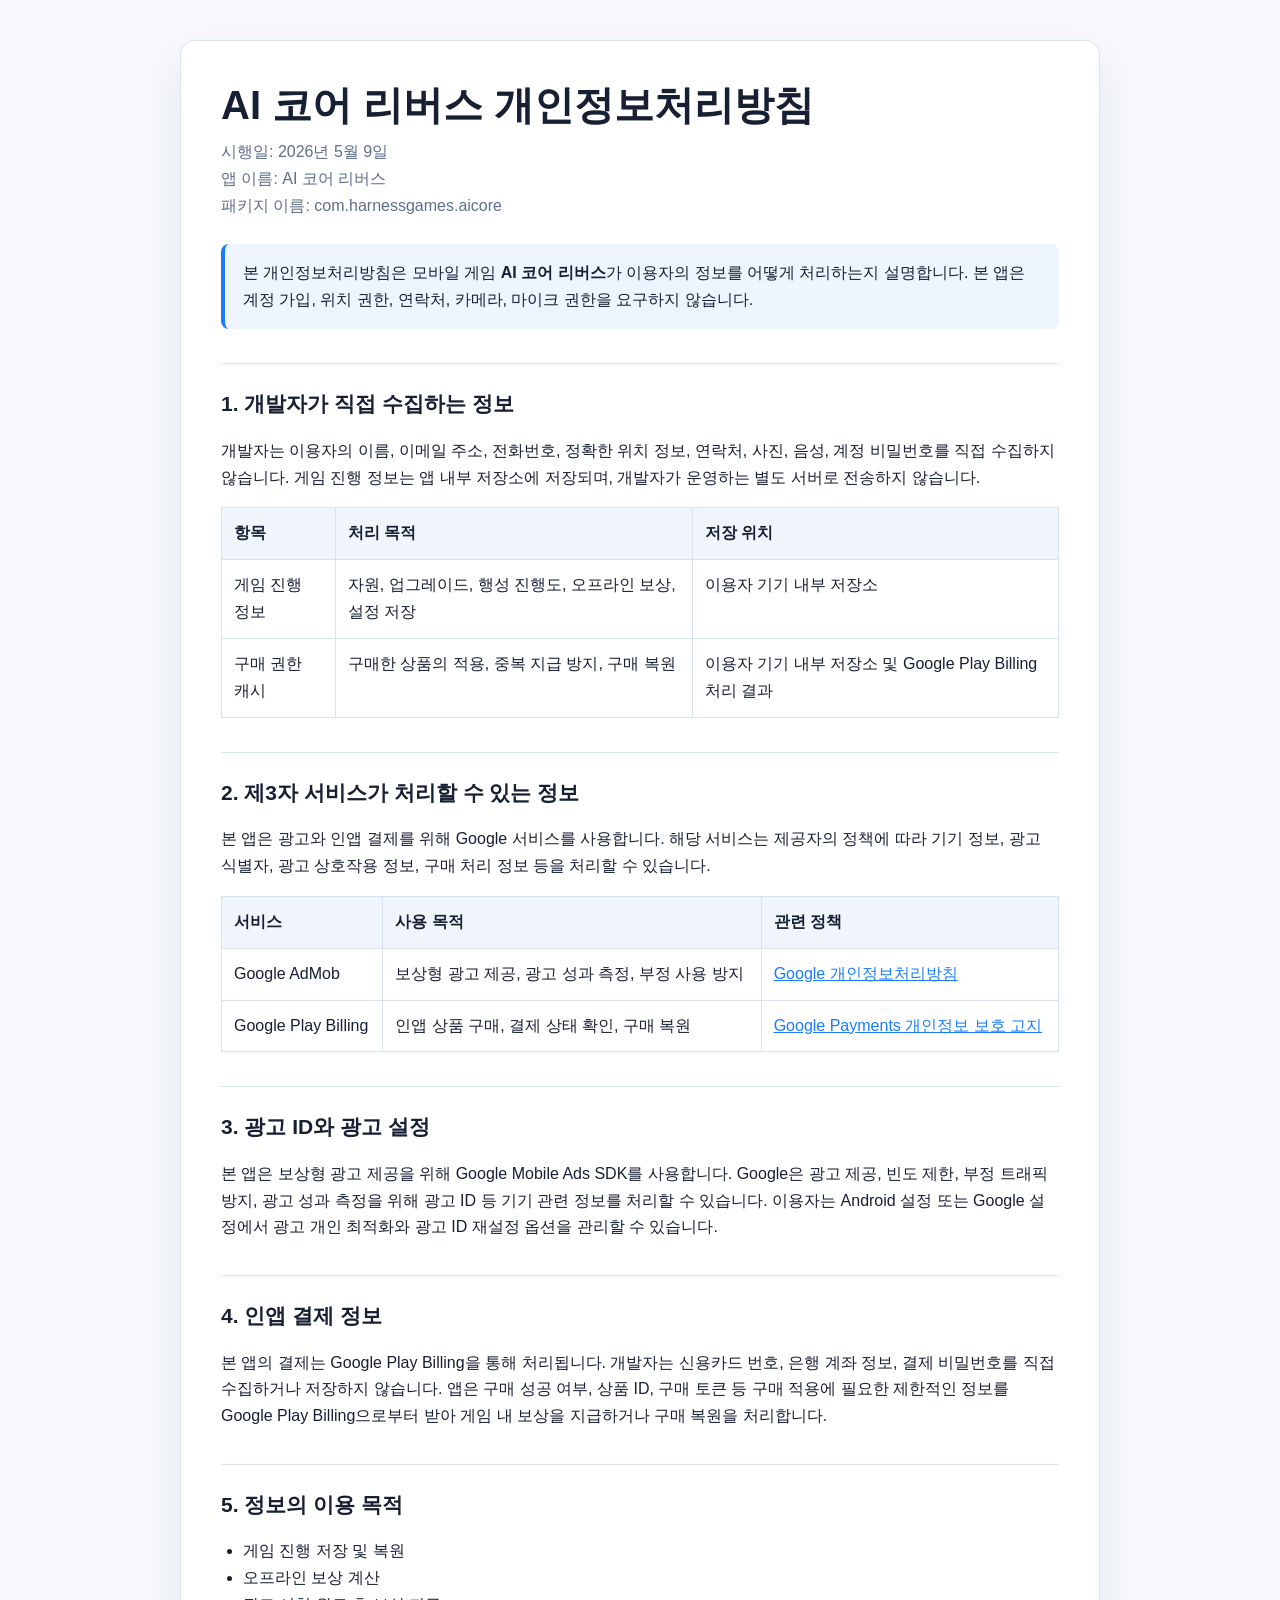
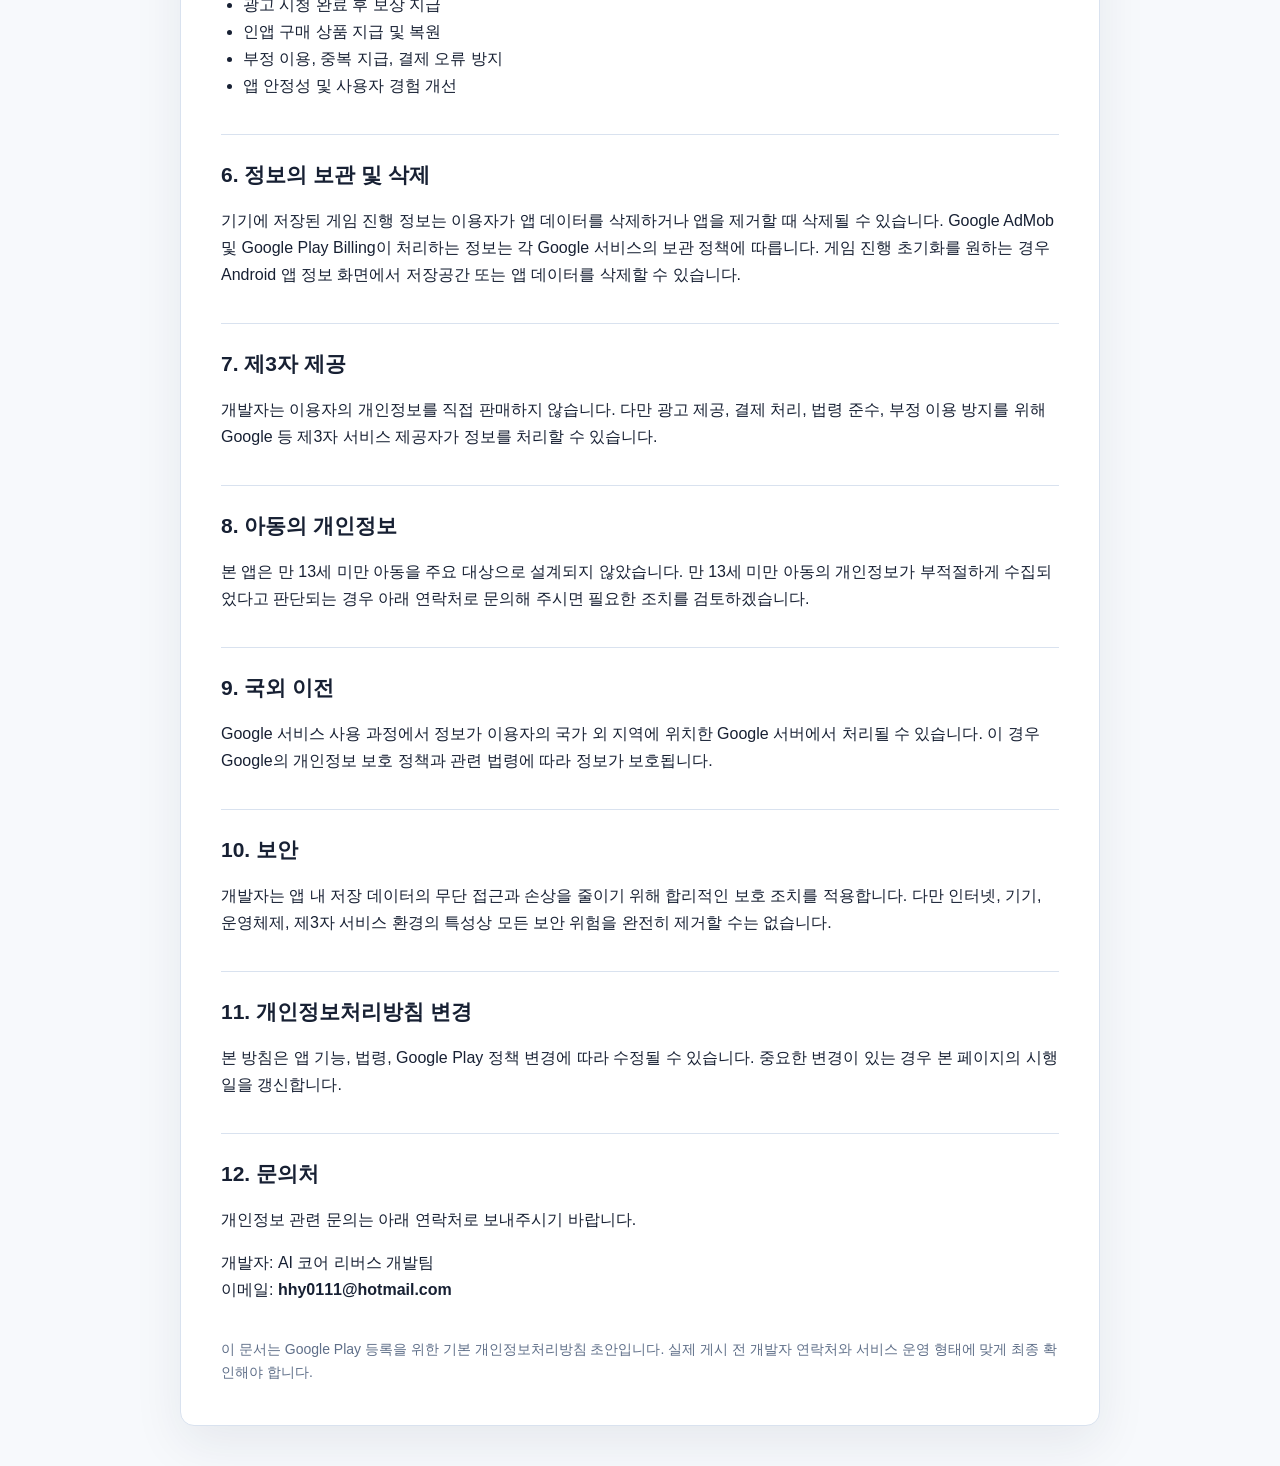
<file: index.html>
<!doctype html>
<html lang="ko">
<head>
  <meta charset="utf-8">
  <meta name="viewport" content="width=device-width, initial-scale=1">
  <title>AI 코어 리버스 개인정보처리방침</title>
  <meta name="description" content="AI 코어 리버스 개인정보처리방침">
  <style>
    :root {
      color-scheme: light;
      --bg: #f7f9fc;
      --panel: #ffffff;
      --text: #172033;
      --muted: #5f6f89;
      --line: #d9e2ef;
      --accent: #1b7cff;
    }

    * {
      box-sizing: border-box;
    }

    body {
      margin: 0;
      font-family: -apple-system, BlinkMacSystemFont, "Segoe UI", "Noto Sans KR", Arial, sans-serif;
      line-height: 1.68;
      color: var(--text);
      background: var(--bg);
    }

    main {
      width: min(920px, calc(100% - 32px));
      margin: 40px auto;
      padding: 40px;
      background: var(--panel);
      border: 1px solid var(--line);
      border-radius: 14px;
      box-shadow: 0 18px 50px rgba(20, 36, 68, 0.08);
    }

    h1 {
      margin: 0 0 10px;
      font-size: clamp(28px, 4vw, 40px);
      line-height: 1.2;
    }

    h2 {
      margin: 34px 0 12px;
      padding-top: 22px;
      border-top: 1px solid var(--line);
      font-size: 21px;
    }

    p,
    li {
      font-size: 16px;
    }

    ul {
      padding-left: 22px;
    }

    a {
      color: var(--accent);
    }

    .meta {
      margin: 0 0 24px;
      color: var(--muted);
    }

    .notice {
      padding: 16px 18px;
      border-left: 4px solid var(--accent);
      border-radius: 8px;
      background: #eef5ff;
    }

    .table-wrap {
      overflow-x: auto;
      margin-top: 12px;
    }

    table {
      width: 100%;
      border-collapse: collapse;
      min-width: 680px;
    }

    th,
    td {
      padding: 12px;
      border: 1px solid var(--line);
      text-align: left;
      vertical-align: top;
    }

    th {
      background: #f0f5fb;
    }

    footer {
      margin-top: 34px;
      color: var(--muted);
      font-size: 14px;
    }
  </style>
</head>
<body>
  <main>
    <h1>AI 코어 리버스 개인정보처리방침</h1>
    <p class="meta">시행일: 2026년 5월 9일<br>앱 이름: AI 코어 리버스<br>패키지 이름: com.harnessgames.aicore</p>

    <p class="notice">
      본 개인정보처리방침은 모바일 게임 <strong>AI 코어 리버스</strong>가 이용자의 정보를 어떻게 처리하는지 설명합니다.
      본 앱은 계정 가입, 위치 권한, 연락처, 카메라, 마이크 권한을 요구하지 않습니다.
    </p>

    <h2>1. 개발자가 직접 수집하는 정보</h2>
    <p>
      개발자는 이용자의 이름, 이메일 주소, 전화번호, 정확한 위치 정보, 연락처, 사진, 음성, 계정 비밀번호를 직접 수집하지 않습니다.
      게임 진행 정보는 앱 내부 저장소에 저장되며, 개발자가 운영하는 별도 서버로 전송하지 않습니다.
    </p>

    <div class="table-wrap">
      <table>
        <thead>
          <tr>
            <th>항목</th>
            <th>처리 목적</th>
            <th>저장 위치</th>
          </tr>
        </thead>
        <tbody>
          <tr>
            <td>게임 진행 정보</td>
            <td>자원, 업그레이드, 행성 진행도, 오프라인 보상, 설정 저장</td>
            <td>이용자 기기 내부 저장소</td>
          </tr>
          <tr>
            <td>구매 권한 캐시</td>
            <td>구매한 상품의 적용, 중복 지급 방지, 구매 복원</td>
            <td>이용자 기기 내부 저장소 및 Google Play Billing 처리 결과</td>
          </tr>
        </tbody>
      </table>
    </div>

    <h2>2. 제3자 서비스가 처리할 수 있는 정보</h2>
    <p>
      본 앱은 광고와 인앱 결제를 위해 Google 서비스를 사용합니다. 해당 서비스는 제공자의 정책에 따라 기기 정보, 광고 식별자,
      광고 상호작용 정보, 구매 처리 정보 등을 처리할 수 있습니다.
    </p>

    <div class="table-wrap">
      <table>
        <thead>
          <tr>
            <th>서비스</th>
            <th>사용 목적</th>
            <th>관련 정책</th>
          </tr>
        </thead>
        <tbody>
          <tr>
            <td>Google AdMob</td>
            <td>보상형 광고 제공, 광고 성과 측정, 부정 사용 방지</td>
            <td><a href="https://policies.google.com/privacy" rel="noopener">Google 개인정보처리방침</a></td>
          </tr>
          <tr>
            <td>Google Play Billing</td>
            <td>인앱 상품 구매, 결제 상태 확인, 구매 복원</td>
            <td><a href="https://payments.google.com/payments/apis-secure/get_legal_document?ldo=0&amp;ldt=privacynotice" rel="noopener">Google Payments 개인정보 보호 고지</a></td>
          </tr>
        </tbody>
      </table>
    </div>

    <h2>3. 광고 ID와 광고 설정</h2>
    <p>
      본 앱은 보상형 광고 제공을 위해 Google Mobile Ads SDK를 사용합니다. Google은 광고 제공, 빈도 제한, 부정 트래픽 방지,
      광고 성과 측정을 위해 광고 ID 등 기기 관련 정보를 처리할 수 있습니다. 이용자는 Android 설정 또는 Google 설정에서
      광고 개인 최적화와 광고 ID 재설정 옵션을 관리할 수 있습니다.
    </p>

    <h2>4. 인앱 결제 정보</h2>
    <p>
      본 앱의 결제는 Google Play Billing을 통해 처리됩니다. 개발자는 신용카드 번호, 은행 계좌 정보, 결제 비밀번호를 직접
      수집하거나 저장하지 않습니다. 앱은 구매 성공 여부, 상품 ID, 구매 토큰 등 구매 적용에 필요한 제한적인 정보를 Google Play
      Billing으로부터 받아 게임 내 보상을 지급하거나 구매 복원을 처리합니다.
    </p>

    <h2>5. 정보의 이용 목적</h2>
    <ul>
      <li>게임 진행 저장 및 복원</li>
      <li>오프라인 보상 계산</li>
      <li>광고 시청 완료 후 보상 지급</li>
      <li>인앱 구매 상품 지급 및 복원</li>
      <li>부정 이용, 중복 지급, 결제 오류 방지</li>
      <li>앱 안정성 및 사용자 경험 개선</li>
    </ul>

    <h2>6. 정보의 보관 및 삭제</h2>
    <p>
      기기에 저장된 게임 진행 정보는 이용자가 앱 데이터를 삭제하거나 앱을 제거할 때 삭제될 수 있습니다. Google AdMob 및
      Google Play Billing이 처리하는 정보는 각 Google 서비스의 보관 정책에 따릅니다. 게임 진행 초기화를 원하는 경우
      Android 앱 정보 화면에서 저장공간 또는 앱 데이터를 삭제할 수 있습니다.
    </p>

    <h2>7. 제3자 제공</h2>
    <p>
      개발자는 이용자의 개인정보를 직접 판매하지 않습니다. 다만 광고 제공, 결제 처리, 법령 준수, 부정 이용 방지를 위해 Google 등
      제3자 서비스 제공자가 정보를 처리할 수 있습니다.
    </p>

    <h2>8. 아동의 개인정보</h2>
    <p>
      본 앱은 만 13세 미만 아동을 주요 대상으로 설계되지 않았습니다. 만 13세 미만 아동의 개인정보가 부적절하게 수집되었다고
      판단되는 경우 아래 연락처로 문의해 주시면 필요한 조치를 검토하겠습니다.
    </p>

    <h2>9. 국외 이전</h2>
    <p>
      Google 서비스 사용 과정에서 정보가 이용자의 국가 외 지역에 위치한 Google 서버에서 처리될 수 있습니다. 이 경우 Google의
      개인정보 보호 정책과 관련 법령에 따라 정보가 보호됩니다.
    </p>

    <h2>10. 보안</h2>
    <p>
      개발자는 앱 내 저장 데이터의 무단 접근과 손상을 줄이기 위해 합리적인 보호 조치를 적용합니다. 다만 인터넷, 기기, 운영체제,
      제3자 서비스 환경의 특성상 모든 보안 위험을 완전히 제거할 수는 없습니다.
    </p>

    <h2>11. 개인정보처리방침 변경</h2>
    <p>
      본 방침은 앱 기능, 법령, Google Play 정책 변경에 따라 수정될 수 있습니다. 중요한 변경이 있는 경우 본 페이지의 시행일을
      갱신합니다.
    </p>

    <h2>12. 문의처</h2>
    <p>
      개인정보 관련 문의는 아래 연락처로 보내주시기 바랍니다.
    </p>
    <p>
      개발자: AI 코어 리버스 개발팀<br>
      이메일: <strong>hhy0111@hotmail.com</strong>
    </p>

    <footer>
      이 문서는 Google Play 등록을 위한 기본 개인정보처리방침 초안입니다. 실제 게시 전 개발자 연락처와 서비스 운영 형태에 맞게
      최종 확인해야 합니다.
    </footer>
  </main>
</body>
</html>
</file>
